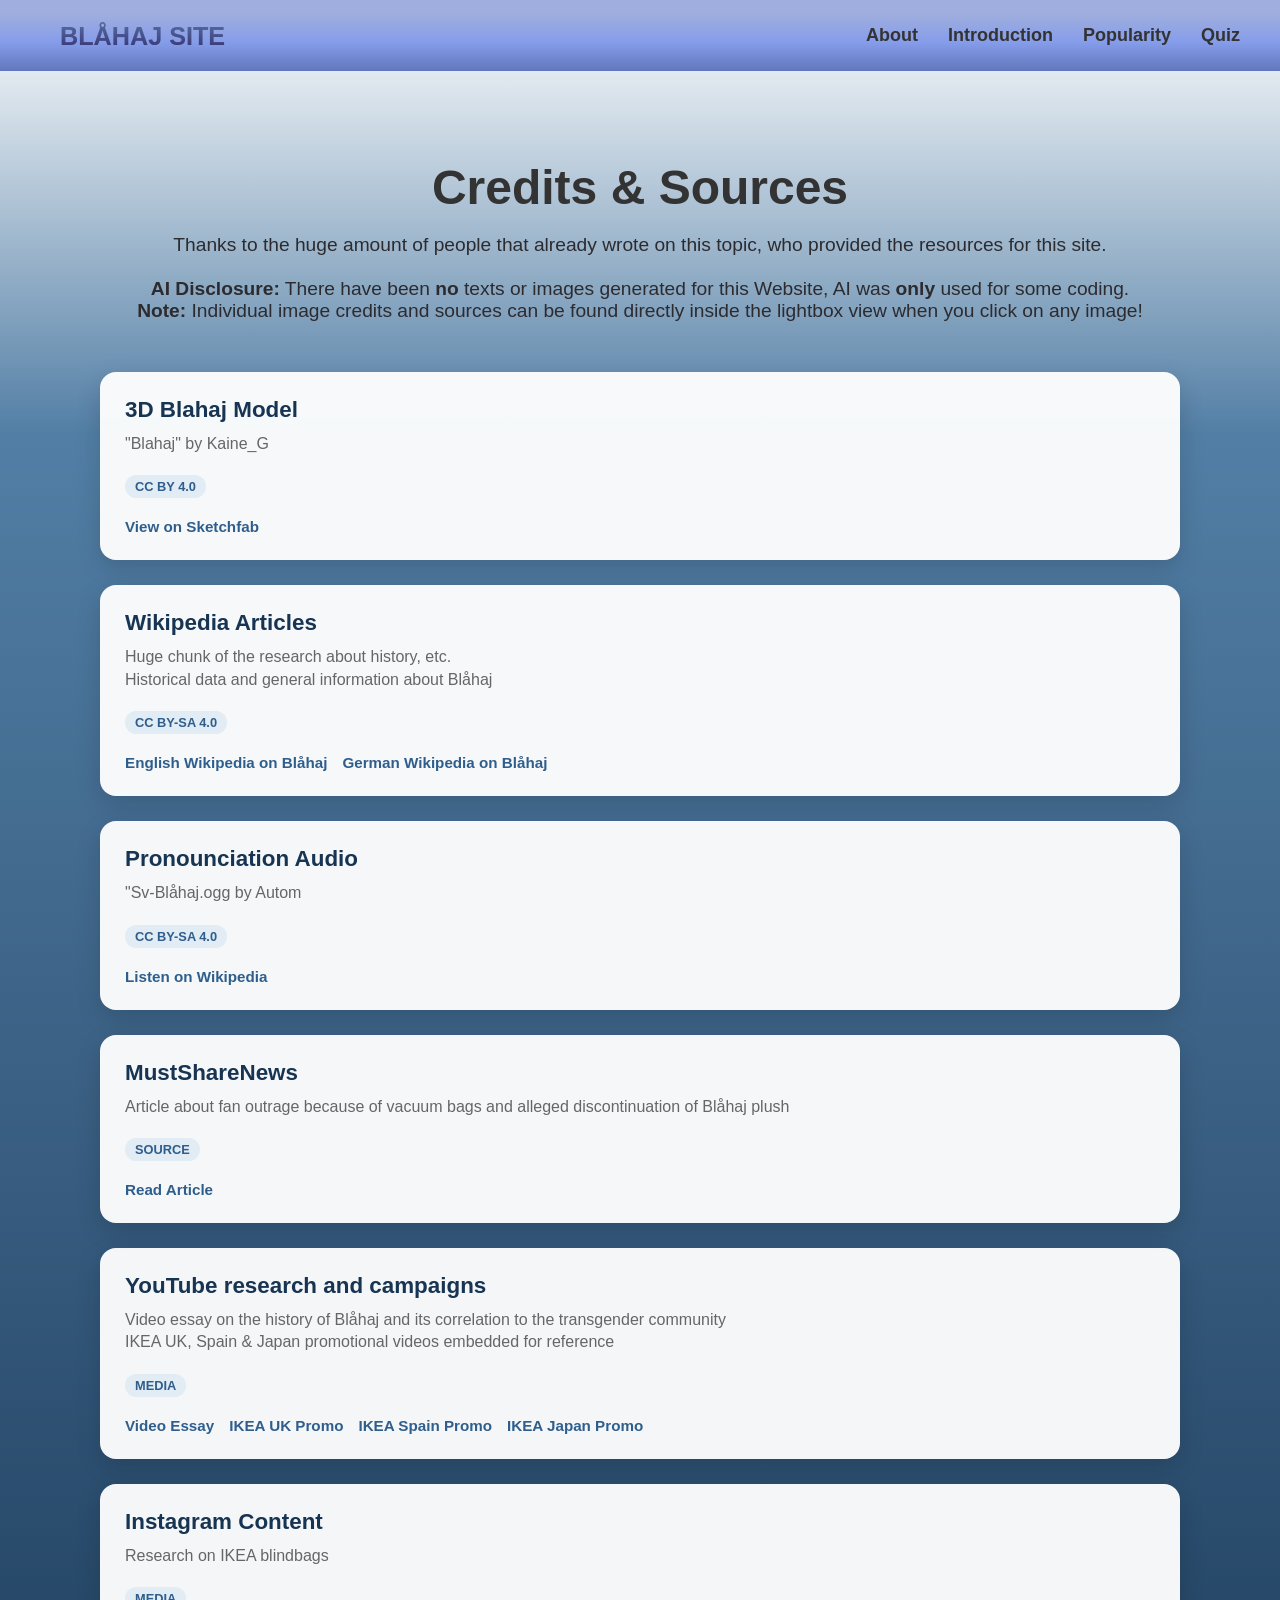
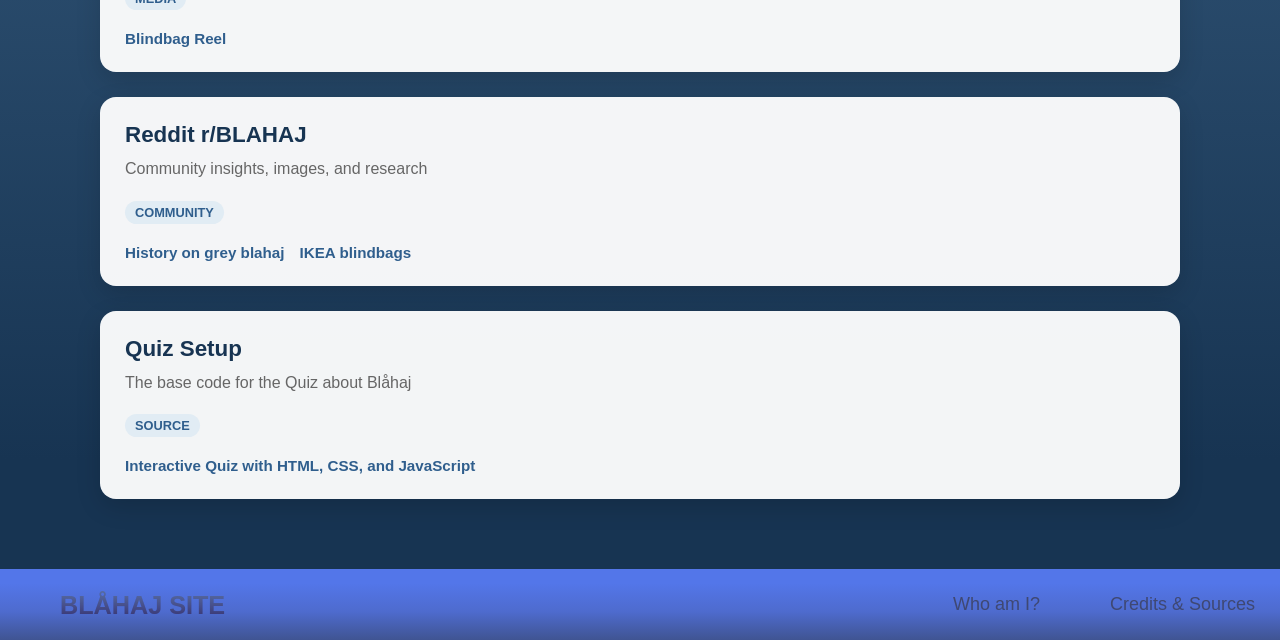
<file: credits.html>
<!DOCTYPE html>
<html lang="en">
<head>
    <meta charset="UTF-8">
    <meta name="viewport" content="width=device-width, initial-scale=1.0">
    <title>Credits - BLÅHAJ SITE</title>

    <link rel="stylesheet" href="stylesheet.css">
    <link rel="icon" type="image/x-icon" href="./images/favicon.ico">
</head>
<body class="credits-body">

    <nav id="top-bar">
        <a id="logo" href="index.html">BLÅHAJ SITE</a>
            
        <div class="nav-links">
            <a href="index.html#about">About</a>
            <a href="index.html#introduction">Introduction</a>
            <a href="index.html#popularity">Popularity</a>
            <a href="quiz.html">Quiz</a>
        </div>
    </nav>

    <section class="credits-section">
        <div class="credits-container">
            <h2>Credits & Sources</h2>
            <p class="credits-subtitle">
                Thanks to the huge amount of people that already wrote on this topic, who provided the resources for this site.
                <br><br>
                <strong stlye="color: #ffda1a;">AI Disclosure:</strong> There have been <strong>no</strong> texts or images generated for this Website, AI was <strong>only</strong> used for some coding.
                <br>
                <strong stlye="color: #ffda1a;">Note:</strong> Individual image credits and sources can be found directly inside the lightbox view when you click on any image!
            </p>
            <div class="credits-grid">

                <div class="credit-card">
                    <h3>3D Blahaj Model</h3>
                    <p>"Blahaj" by Kaine_G</p>
                    <span class="license-tag">CC BY 4.0</span>
                    <a href="https://skfb.ly/oGwQt" target="_blank" class="credit-link">View on Sketchfab</a>
                </div>

                <div class="credit-card">
                    <h3>Wikipedia Articles</h3>
                    <p>Huge chunk of the research about history, etc. <br> Historical data and general information about Blåhaj</p>
                    <span class="license-tag">CC BY-SA 4.0</span>
                    <div class="multi-links">
                        <a href="https://en.wikipedia.org/wiki/Bl%C3%A5haj" target="_blank" class="credit-link">English Wikipedia on Blåhaj</a>
                        <a href="https://de.wikipedia.org/wiki/Bl%C3%A5haj" target="_blank" class="credit-link">German Wikipedia on Blåhaj </a>
                    </div>
                </div>

                <div class="credit-card">
                    <h3>Pronounciation Audio</h3>
                    <p>"Sv-Blåhaj.ogg by Autom</p>
                    <span class="license-tag">CC BY-SA 4.0</span>
                    <a href="https://en.wikipedia.org/wiki/File:Sv-Bl%C3%A5haj.ogg" target="_blank" class="credit-link">Listen on Wikipedia </a>
                </div>

                <div class="credit-card">
                    <h3>MustShareNews</h3>
                    <p>Article about fan outrage because of vacuum bags and alleged discontinuation of Blåhaj plush</p>
                    <span class="license-tag">Source</span>
                    <a href="https://mustsharenews.com/shark-plushies-ikea/" target="_blank" class="credit-link">Read Article </a>
                </div>

                <div class="credit-card">
                    <h3>YouTube research and campaigns</h3>
                    <p>Video essay on the history of Blåhaj and its correlation to the transgender community <br> IKEA UK, Spain & Japan promotional videos embedded for reference</p>
                    <span class="license-tag">Media</span>
                    <div class="multi-links">
                        <a href="https://www.youtube.com/watch?v=4D4zvvUmsLc" target="_blank" class="credit-link">Video Essay</a>
                        <a href="https://www.youtube.com/watch?v=yKMOUyiEbdU" target="_blank" class="credit-link">IKEA UK Promo</a>
                        <a href="https://www.youtube.com/watch?v=OwgvshnbgM8" target="_blank" class="credit-link">IKEA Spain Promo</a>
                        <a href="https://www.youtube.com/watch?v=-3VxjGjkolw" target="_blank" class="credit-link">IKEA Japan Promo</a>
                    </div>
                </div>
                
                <div class="credit-card">
                    <h3>Instagram Content</h3>
                    <p>Research on IKEA blindbags</p>
                    <span class="license-tag">Media</span>
                    <a href="https://www.instagram.com/reels/DaHZPb1oyMW/" target="_blank" class="credit-link">Blindbag Reel </a>
                </div>

                <div class="credit-card">
                    <h3>Reddit r/BLAHAJ</h3>
                    <p>Community insights, images, and research</p>
                    <span class="license-tag">Community</span>
                    <div class="multi-links">
                        <a href="https://www.reddit.com/r/BLAHAJ/comments/qpe05v/before_blahaj_before_their_grey_cousins_ikea/" target="_blank" class="credit-link">History on grey blahaj </a>
                        <a href="https://www.reddit.com/r/BLAHAJ/comments/16j0gci/small_blahaj_from_meatball_blindbox_for_ikeas/" target="_blank" class="credit-link">IKEA blindbags </a>
                    </div>
                </div>

                <div class="credit-card">
                    <h3>Quiz Setup</h3>
                    <p>The base code for the Quiz about Blåhaj</p>
                    <span class="license-tag">Source</span>
                    <a href="https://medium.com/@codepicker57/building-an-interactive-quiz-with-html-css-and-javascript-efe9bd8129e2" target="_blank" class="credit-link">Interactive Quiz with HTML, CSS, and JavaScript</a>
                </div>

            </div>
        </div>
    </section>

    <footer id="bottom-bar">
        <a id="logo" href="index.html">BLÅHAJ SITE</a>
            
        <div class="bottom-links">
            <a href="https://gabl.works" target="_blank">Who am I?</a>
            <a href="credits.html">Credits & Sources</a>
        </div>
    </footer>
    
</body>
</html>
</file>
<file: stylesheet.css>
html {
    scroll-behavior: smooth;
}

body {
    margin: 0;
    font-family: 'Segoe UI', Tahoma, Geneva, Verdana, sans-serif;
    background-color: #a5baff;
    overflow-x: hidden;
}

nav {
    display: flex;
    justify-content: space-between;
    align-items: center;
    padding: 20px 40px;
    font-weight: bold;
    position: fixed;
    width: 100%;
    box-sizing: border-box;
    z-index: 10;
}

.nav-links a {
    margin-left: 25px;
    text-decoration: none;
    color: #333;
    border-bottom: 2px solid transparent;
    transition: border-color 0.3;
}

.nav-links a:hover {
    border-bottom: 2px solid  rgb(121, 134, 177);
}

.hero-section {
    height: 100vh;
    display: flex;
    justify-content: center;
    align-items: center;
    overflow: hidden;
    position: relative;
    background: linear-gradient(to bottom, #739add 0%, #527ea5 20%, #173452 95%, #ffffff 100%);
}

model-viever {
    width: 95vw;
    height: 85vh;
    --poster-color: transparent;
    transition: transform 0.1s ease-out;
    z-index: 1;
    transform: scale(1.5);
}

.hero-text {
    position: absolute;
    top: 30%;
    left: 10%;
    z-index: 2;
    color: white;
    font-family:'Segoe UI', Tahoma, Geneva, Verdana, sans-serif;
}

.hero-text h1 {
    font-size: 4rem;
    margin: 0 0 10px 0;
    font-weight: normal;
}

.hero-text p {
    font-size: 1.5rem;
    margin: 0;
    opacity: 0.9;
}

#shark-model {
    width: 80%;
    height: 80%;
    justify-content: center;
}

#top-bar {
    display: flex; 
    justify-content: space-between; 
    width: 100%;  
    background: linear-gradient(to bottom, rgb(159, 174, 222) 20%, rgb(133, 156, 234) 60%,rgb(97, 119, 188)100%);

    color: #fff;
    font-weight: bold;
    font-size: large;

    position: fixed;
    top: 0;
    left: 0;
}

#logo {
    font-size: 140%;
    font-weight: bold;
    margin-left: 20px; margin-top: 2px;
    color:#ffffff29;
    background: linear-gradient(0deg,rgb(16, 10, 86) 0%, rgb(56, 82, 146) 100%);
    background-clip: text;
    text-decoration: dotted;
}

#bottom-bar {
    display: flex; 
    justify-content: space-between; 
    align-items: center;
    width: 100%;  
    background: linear-gradient(to bottom, rgb(83, 118, 233) 20%, rgb(78, 107, 206) 60%,rgb(64, 84, 146)100%);

    color: #fff;
    font-size: large;
    padding: 20px 40px;
}

.bottom-links a {
    margin-right: 40px;
    padding-right: 25px;
    text-decoration: none;
    color: #3f4873;
    border-bottom: 2px solid transparent;
    align-items: center;
    justify-content: space-between;
}

.bottom-links a:hover {
    border-bottom: 2px solid  rgb(121, 134, 177);
}

.about-section {
    height: 100vh;
    display: flex;
    justify-content: center;
    align-items: center;
    overflow: hidden;
    background: linear-gradient(to bottom, #ffffff 0%, #5a9ed9 10%, #2f5e8d 100%);
    padding: 10px 40px;
}

.about-section h2 {
    font-size: 2.5rem;
    border-bottom: 3px solid #ffda1a;
    display: inline-block;
    padding-bottom: 5px;
}

.about-section p {
    font-size: 1.2rem;
    line-height: 1.6;
    color: white;
    word-wrap: break-word;
}

.about-content {
    max-width: 800px;
    margin: 0 auto;
}

.introduction-section {
    height: fit-content;
    display: flex;
    flex-direction: row;
    justify-content: space-between;
    align-items: center;
    background: linear-gradient(to bottom, #ffffff 0%, #5a9ed9 10%, #2f5e8d 100%);
    padding: 60px 40px;
    gap: 40px;
}

.introduction-section h2 {
    font-size: 2.5rem;
    border-bottom: 3px solid #ffda1a;
    display: inline-block;
    padding-bottom: 5px;
}

.introduction-section p {
    font-size: 1.2rem;
    line-height: 1.6;
    color: white;
    word-wrap: break-word;
}

.introduction-content {
    max-width: 600px;
    flex: 1;
    padding-top: 80px;
    padding-bottom: 80px;
}

.popularity-section {
    height: fit-content;
    display: flex;
    flex-direction: column;
    justify-content: center;
    align-items: center;
    background: linear-gradient(to bottom, #adcfed 0%, #5a9ed9 10%, #2f5e8d 100%);
    padding: 80px 0;
    overflow: hidden;
    width: 100%;
}

.popularity-section h2 {
    font-size: 2.5rem;
    border-bottom: 3px solid #ffda1a;
    display: inline-block;
    padding-bottom: 5px;
}

.popularity-section h3 {
    font-size: 1.8rem;
    border-bottom: 3px solid #4a779e;
    margin-top: 30px
}

.popularity-section p {
    font-size: 1.2rem;
    line-height: 1.6;
    color: white;
    word-wrap: break-word;
    margin-bottom: 20px;
}

.popularity-content {
    max-width: 800px;
    width: 90%;
    text-align: center;
    padding-bottom: 40px;
    color: white;
}

.video-center {
    flex-direction: column;
    justify-content: center;
    align-items: center;
}


.gallery-section {
    flex: 1;
    max-height: 120vh;
    overflow-y: auto;
    overflow-x: hidden;
}

.gallery-grid {
    display: grid;
    grid-template-columns: repeat(auto-fit, minmax(480px, 1fr));
    gap: 15px;
    padding: 10px;
}

.gallery-item {
    width: 100%;
    height: 340px;
    object-fit: cover;
    cursor: pointer;
    border-radius: 8px;
    box-shadow: 0 4px 8px rgba(0,0,0,0.2);
    transition: transform 0.2s;
}

.gallery-item:hover {
    transform: scale(1.05);
}

.slider-container {
    overflow: hidden;
    width: 100%;
    position: relative;
    padding: 20px 0;
    display: flex;
    flex-direction: column;
    gap: 25px;
}

.slider-track-1, .slider-track-2 {
    display: flex;
    width: max-content;
    gap: 20px;
}

.slider-track-1 {
    animation: scrollMarquee 35s linear infinite;
}

.slider-track-2 {
    animation: scrollMarquee 38s linear infinite reverse;
}

.slider-container:hover .slider-track-1, .slider-container:hover .slider-track-2 {
    animation-play-state: paused;
}

.slider-track .gallery-item {
    width: 450px;
    height: 300px;
    object-fit: cover;
    border-radius: 14px;
    box-shadow: 0 10px 20px rgba(0,0,0,0.3);
    cursor: pointer;
    transition: transform 0.3s ease, box-shadow 0.3s ease;
}

.slider-track .gallery-item:hover {
    transform: scale(1.04);
    box-shadow: 0 12px 24px rgba(0,0,0,0.4);
}

@keyframes scrollMarquee {
    0% {
        transform: translaeX(0);
    }
    100% {
        transform: translateX(-50%);
    }
}

/* LIGHTBOX */
.lightbox {
    display: none;
    position: fixed;
    z-index: 1000;
    left: 0;
    top: 0;
    width: 100%;
    height: 100%;
    background-color: rgba(0, 0, 0, 0.85);
    justify-content: center;
    align-items: center;
}

.lightbox-content {
    position: relative;
    max-width: 90%;
    max-height: 95%;
    display: flex;
    flex-direction: column;
    align-items: center;
    background: #222;
    padding: 20px;
    border-radius: 15px;
    color: white;
}

#lightbox-img {
    max-width: 100%;
    max-height: 85vh;
    object-fit: contain;
    border-radius: 5px;
}

#lightbox-header {
    width: 100%;
    margin-bottom: 10px;
    font-size: 1.8rem;
    font-weight: bold;
    text-align: left;
}

.lightbox-footer {
    width: 100%;
    margin-top: 10px;
    text-align: right;
}

.lightbox-footer a {
    color: #ffda1a;
    text-decoration: underline;
}

.close-btn {
    position: absolute;
    top: 30px;
    right: 40px;
    color: white;
    font-size: 40px;
    cursor: pointer;
}

.nav-btn {
    position: absolute;
    top: 50%;
    transform: translateY(-50%);
    background: rgba(255,255,255,0.1);
    border: none;
    color: white;
    font-size: 30px;
    padding: 15px 20px;
    cursor: pointer;
    border-radius: 50%;
    transition: background 0.2s;
}

.nav-btn:hover {
    background: rgba(255,255,255,0.3);
}
.prev-btn {
    z-index: 1001;
    left: 5%;
}
.next-btn {
    right: 5%;
    z-index: 1001;
}






/* Credits */
.credits-body {
    background-color: #173452
}

.credits-section {
    min-height: 100vh;
    display: flex;
    justify-content: center;
    align-items: center;
    background: linear-gradient(to bottom, #ffffff 0%, #527ea5 20%, #173452 95%);
    padding: 120px 20px 60px 20px;
}

.credits-container {
    max-width: 1100px;
    width: 100%;
    text-align: center;
}

.credits-container h2 {
    font-size: 3rem;
    color: #333;
    margin-bottom: 10px;
}

.credits-subtitle {
    font-size: 1.2rem;
    color: #2c2b2f;
    margin-bottom: 40px;
}

.credits-grid {
    display: grid;
    grid-template-columns: repeat(auto-fit, minimax(300px, 1fr));
    gap: 25px;
    padding: 10px;
}

.credit-card {
    background: rgba(255,255,255,0.95);
    padding: 25px;
    border-radius: 16px;
    text-align: left;
    box-shadow: 0 8px 24px rgba(0,0,0,0.15);
    display: flex;
    flex-direction: column;
    justify-content: space-between;
    transition: transform 0.2s ease, box-shadow 0.3s ease;
}

.credit-card:hover {
    transform: translateY(-5px);
    box-shadow: 0 12px 30px rgba(0,0,0,0.25);
}

.credit-card h3 {
    margin: 0 0 10px 0;
    font-size: 1.4rem;
    color: #173452
}

.credit-card p {
    margin: 0 0 20px 0;
    font-size: 1rem;
    color: #666;
    line-height: 1.4;
}

.license-tag {
    align-self: flex-start;
    background: #e1ecf4;
    color: #2f5e8d;
    padding: 4px 10px;
    border-radius: 20px;
    font-size: 0.8rem;
    font-weight: bold;
    margin-bottom: 20px;
    text-transform: uppercase;
}

.credit-link, .multi-links a {
    color: #2f5e8d;
    text-decoration: none;
    font-weight: bold;
    font-size: 0.95rem;
    transition: color 0.2s;
}

.credit-link:hover, .multi-links:hover {
    color: #ffda1a
}

.multi-links {
    display: flex;
    gap: 15px
}



/* Quiz Time! */
body.quiz-body {
    display: flex;
    flex-direction: column;
    min-height: 100vh;
    background: linear-gradient(to bottom, #a5baff 0%, #5396d1 60%, #7167c0 100%);
    margin: 0;
}

#quiz {
  flex: 1;
  display: flex;
  flex-direction: column;
  justify-content: center;
  align-items: center;
  padding: 120px 20px 60px 20px;
  box-sizing: border-box;
  max-width: 600px;
  width: 90%;
  margin: 0 auto;
  text-align: center;
}

#quiz h1 {
  color: #173452;
  margin-top: 0;
  margin-bottom: 25px;
  font-size: 2rem;
}

#quiz-card {
    background: rgba(255, 255, 255, 0.95);
    padding: 40px;
    border-radius: 20px;
    box-shadow: 0 12px 32px rgba(0, 0, 0, 0.25);
    width: 100%;
    box-sizing: border-box;
}

#question {
    font-size: 1.25rem;
    color: #333;
    padding-bottom: 25px;
    font-weight: 600;
    line-height: 1.4;
}

#options {
    display: flex;
    flex-direction: column;
    gap: 12px;
    width: 100%;
    margin-bottom: 25px;
}

#options button {
    background-color: #f0f4f8;
    color: #173452;
    border: 2px solid #d0daf0;
    padding: 14px 20px;
    font-size: 1rem;
    font-weight: 600;
    border-radius: 10px;
    cursor: pointer;
    text-align: left;
    transition: all 0.2s ease;
}

#options button:hover {
    background-color: #e1ecf4;
    border-color: #2f5e8d;
    transform: translateY(-2px);
}

#submit {
    background-color: #2f5e8d;
    color: white;
    border: none;
    padding: 14px 28px;
    font-size: 1.1rem;
    font-weight: bold;
    border-radius: 10px;
    cursor: pointer;
    width: 100%;
    transition: background-color 0.2s, transform 0.2s;
}

#submit:hover {
    background-color: #173452;
    transform: translateY(-2px)
}
</file>
